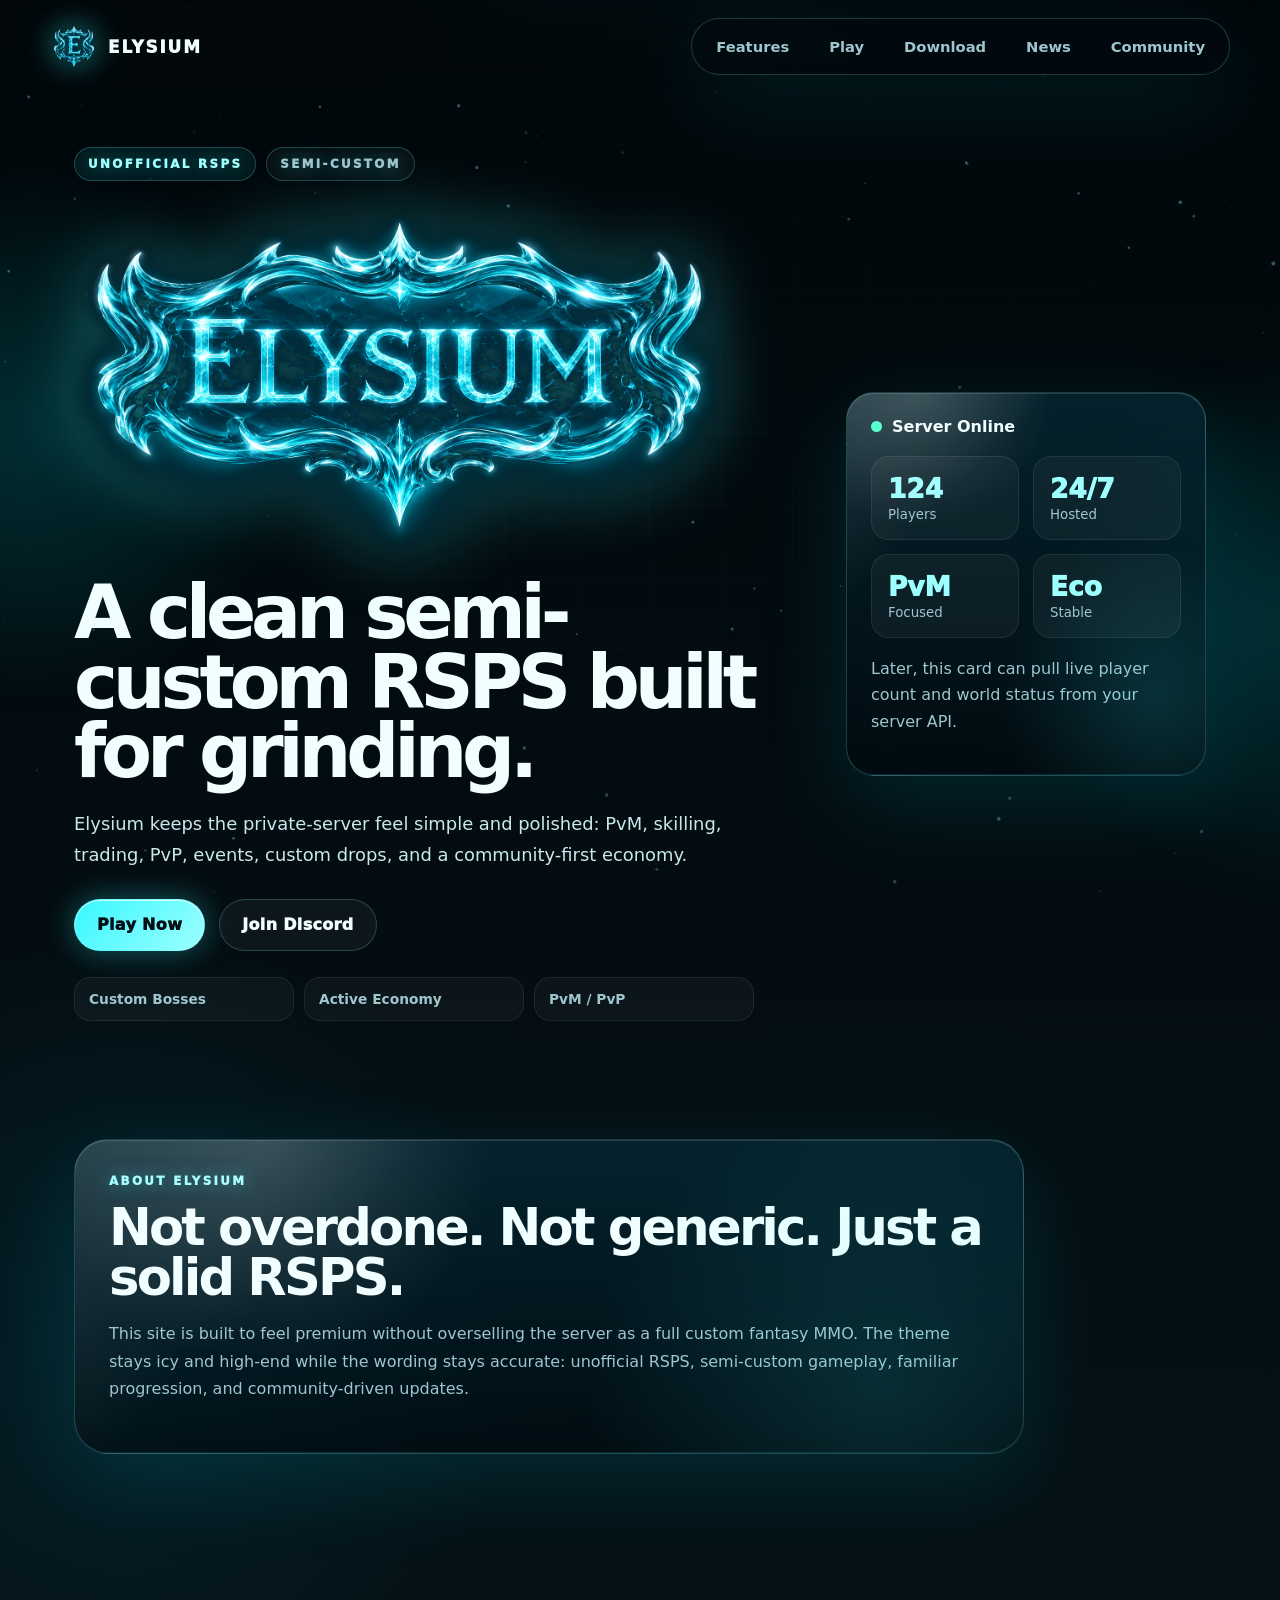
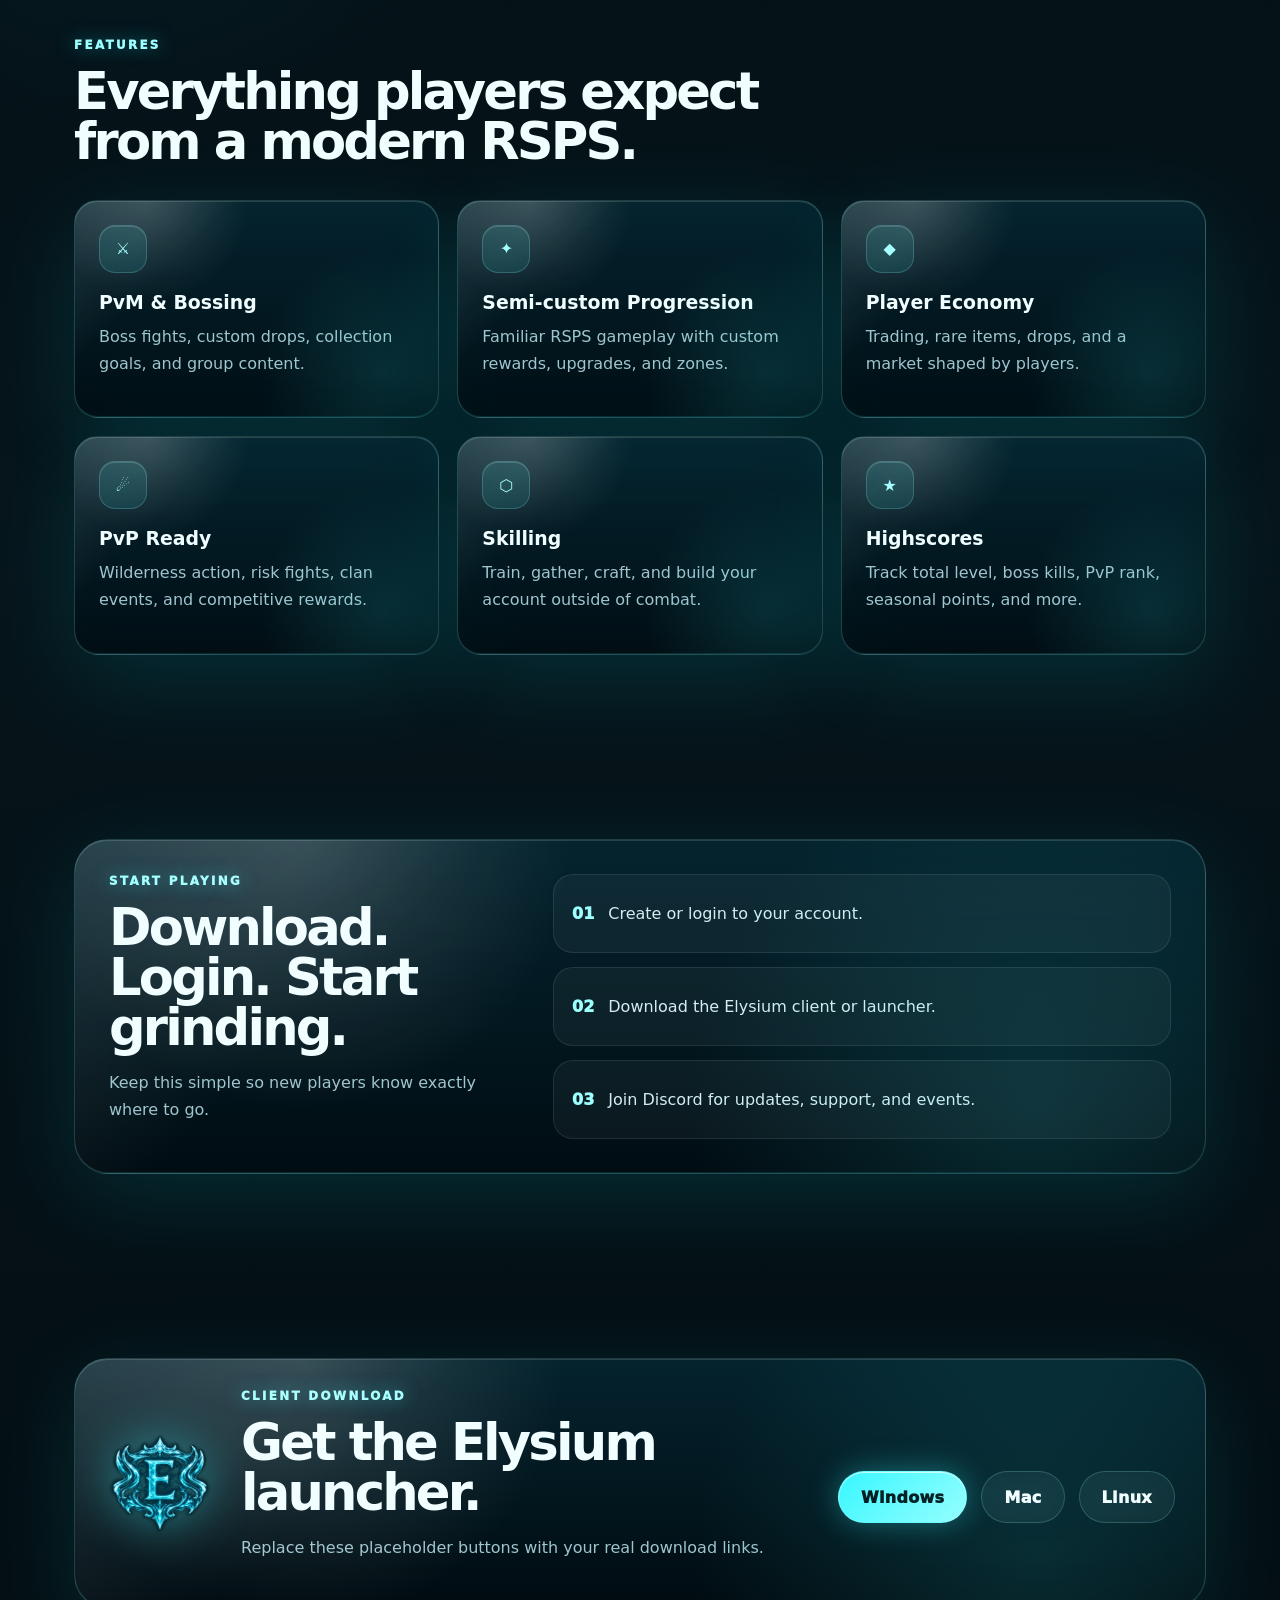
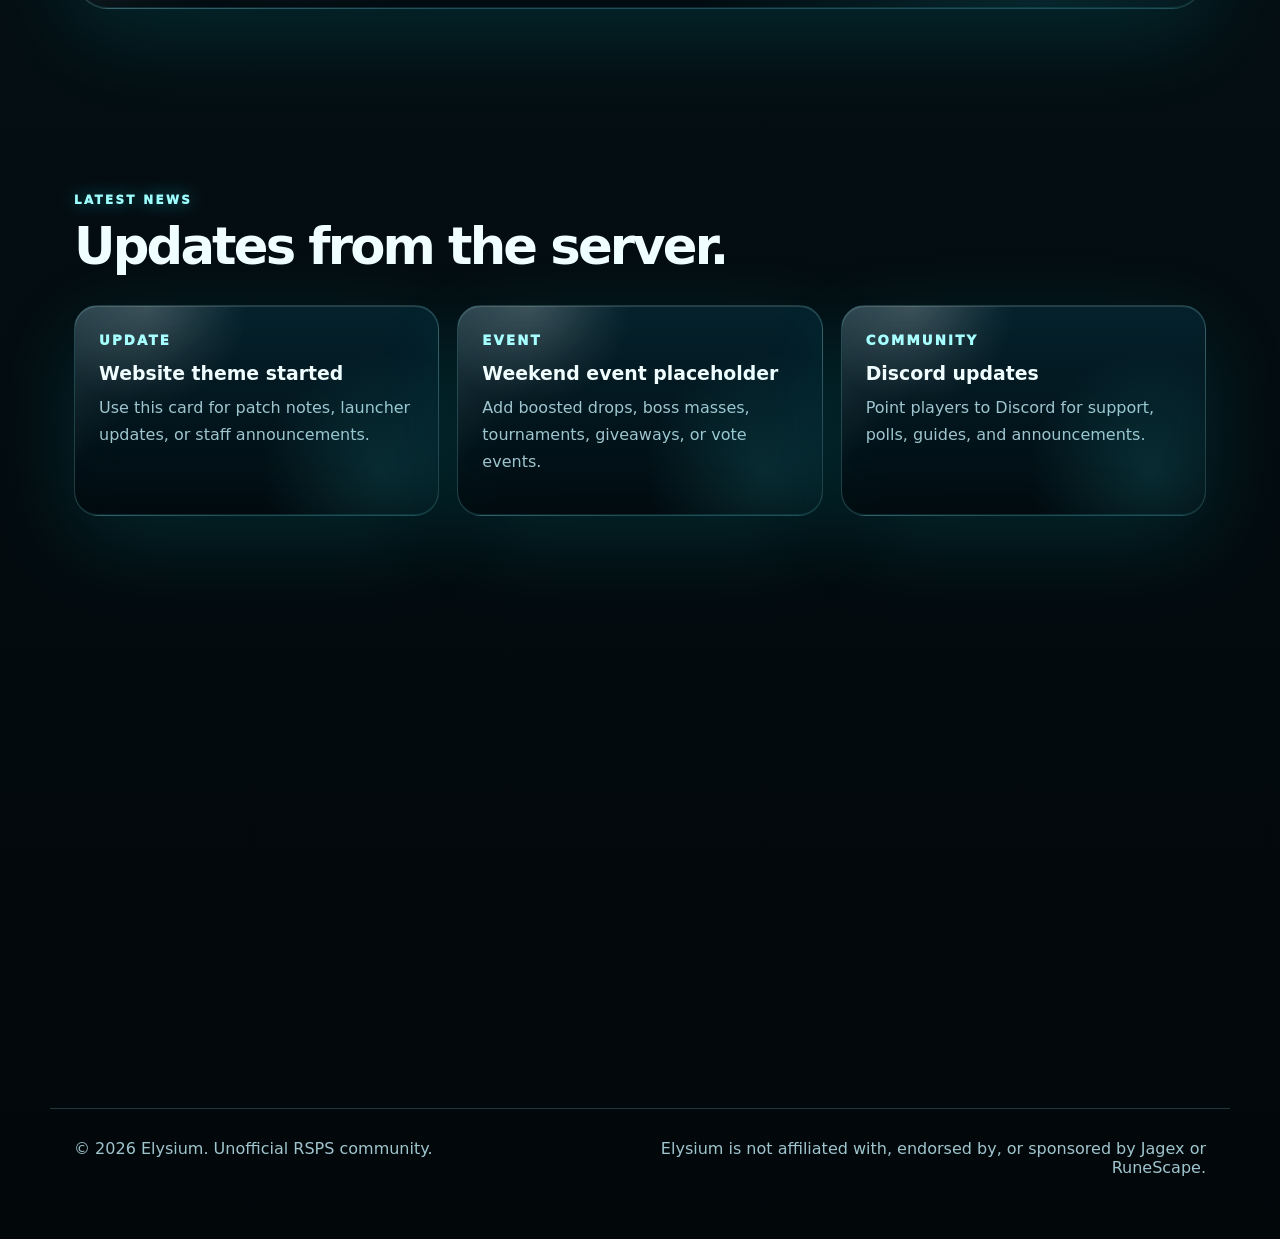
<file: index.html>
<!DOCTYPE html>
<html lang="en">
<head>
  <meta charset="UTF-8" />
  <meta name="viewport" content="width=device-width, initial-scale=1.0" />

  <title>Elysium | Unofficial RSPS</title>
  <meta name="description" content="Elysium is an unofficial semi-custom RSPS community with PvM, skilling, PvP, trading, and events." />
  <meta name="theme-color" content="#02080d" />

  <link rel="icon" type="image/png" href="assets/elysium-icon.png" />
  <link rel="preload" as="image" href="assets/elysium-logo.png" />

  <link rel="stylesheet" href="css/main.css" />
</head>

<body>
  <canvas id="snowCanvas" aria-hidden="true"></canvas>

  <div class="page-glow page-glow-left"></div>
  <div class="page-glow page-glow-right"></div>

  <div data-include="partials/header.html"></div>

  <main id="top">
    <div data-include="partials/hero.html"></div>
    <div data-include="partials/about.html"></div>
    <div data-include="partials/features.html"></div>
    <div data-include="partials/play.html"></div>
    <div data-include="partials/download.html"></div>
    <div data-include="partials/news.html"></div>
    <div data-include="partials/community.html"></div>
  </main>

  <div data-include="partials/footer.html"></div>

  <script type="module" src="js/main.js"></script>
</body>
</html>
</file>
<file: css/main.css>
@import url("./variables.css");
@import url("./base.css");
@import url("./layout.css");
@import url("./components.css");
@import url("./responsive.css");
</file>
